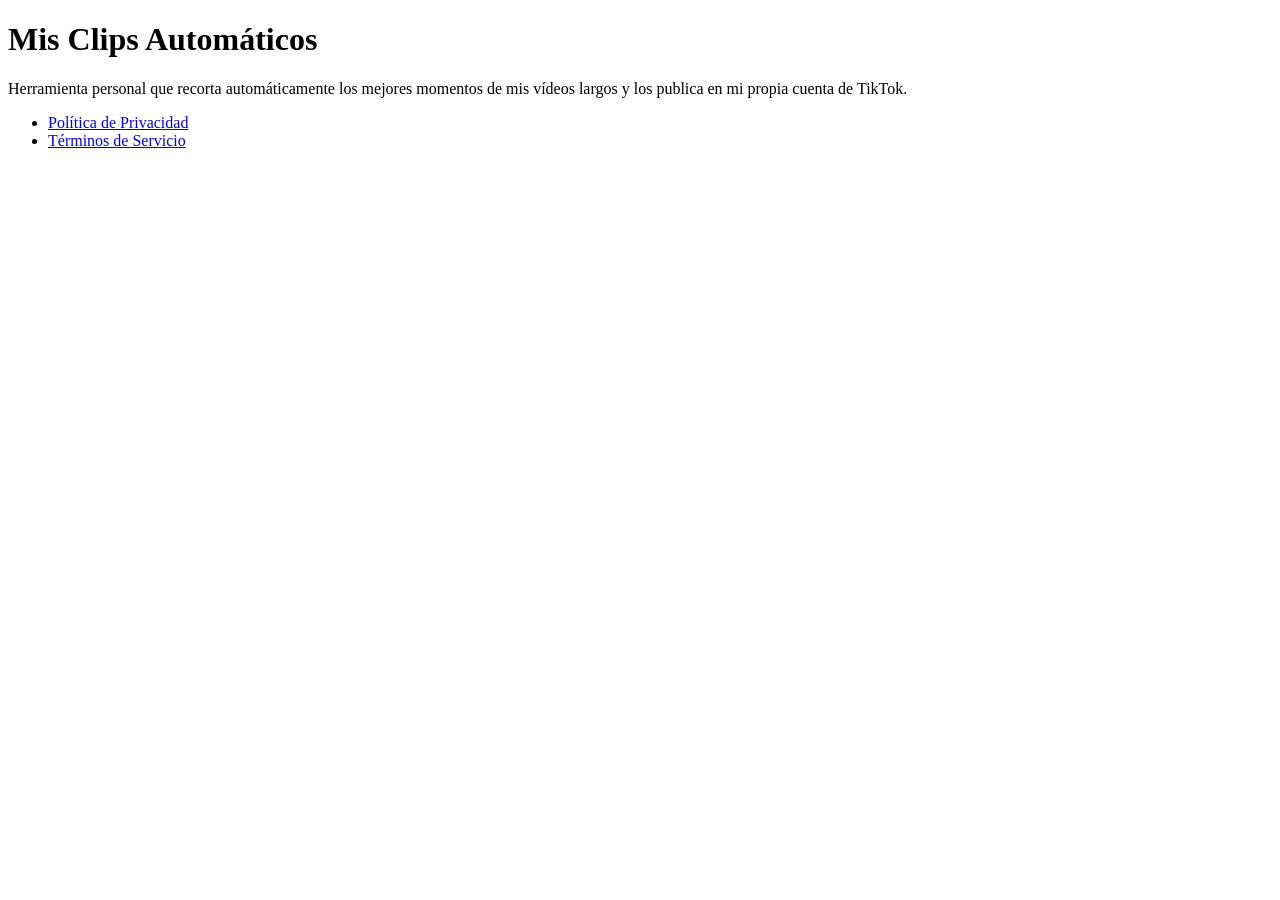
<file: index.html>
<!DOCTYPE html>
<html lang="es">
<head>
  <meta charset="UTF-8">
  <title>Mis Clips Automáticos</title>
</head>
<body>
  <h1>Mis Clips Automáticos</h1>
  <p>Herramienta personal que recorta automáticamente los mejores momentos
     de mis vídeos largos y los publica en mi propia cuenta de TikTok.</p>
  <ul>
    <li><a href="privacy.html">Política de Privacidad</a></li>
    <li><a href="terms.html/">Términos de Servicio</a></li>
  </ul>
</body>
</html>
</file>
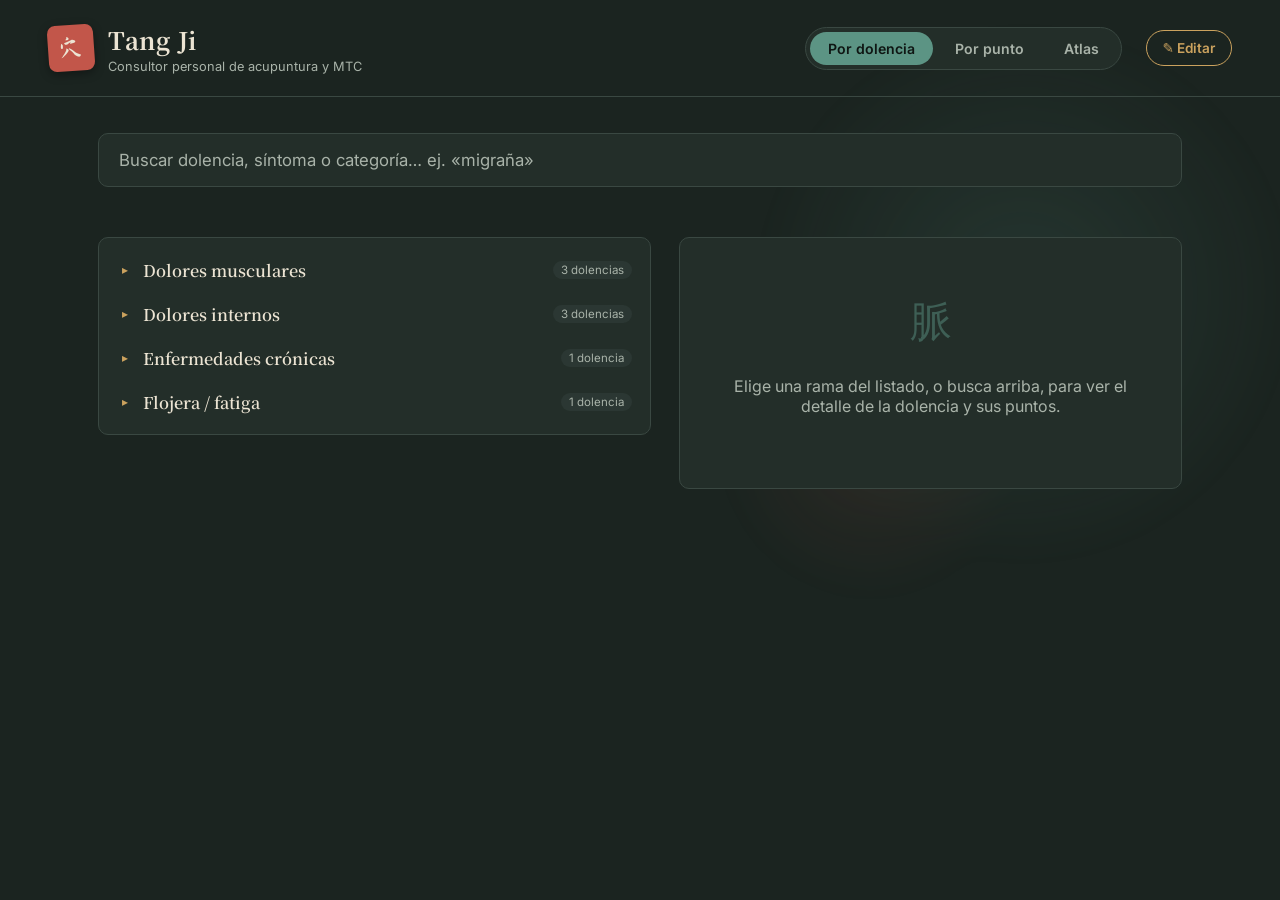
<file: acupuntura/index.html>
<!DOCTYPE html>
<html lang="es">
<head>
<meta charset="UTF-8">
<meta name="viewport" content="width=device-width, initial-scale=1.0">
<title>Tang Ji · Consultor de Acupuntura y MTC</title>
<link rel="icon" href="data:image/svg+xml,<svg xmlns=%22http://www.w3.org/2000/svg%22 viewBox=%220 0 100 100%22><circle cx=%2250%22 cy=%2250%22 r=%2246%22 fill=%22%23b5473d%22/><text x=%2250%22 y=%2266%22 font-size=%2255%22 text-anchor=%22middle%22 fill=%22%23f2ede0%22 font-family=%22serif%22>穴</text></svg>">
<link rel="preconnect" href="https://fonts.googleapis.com">
<link rel="preconnect" href="https://fonts.gstatic.com" crossorigin>
<link href="https://fonts.googleapis.com/css2?family=Noto+Serif+TC:wght@400;600;700&family=Zhi+Mang+Xing&family=Inter:wght@400;500;600;700&display=swap" rel="stylesheet">
<link rel="stylesheet" href="css/style.css">
</head>
<body>

<div class="ink-wash" aria-hidden="true"></div>

<header class="site-header">
  <div class="brand">
    <span class="seal">穴</span>
    <div class="brand-text">
      <h1>Tang Ji</h1>
      <p>Consultor personal de acupuntura y MTC</p>
    </div>
  </div>
  <nav class="mode-switch" role="tablist" aria-label="Modo de consulta">
    <button class="mode-btn is-active" data-mode="enfermedades" role="tab" aria-selected="true">Por dolencia</button>
    <button class="mode-btn" data-mode="puntos" role="tab" aria-selected="false">Por punto</button>
    <button class="mode-btn" data-mode="atlas" role="tab" aria-selected="false">Atlas</button>
  </nav>
  <div class="session-area">
    <button class="edit-toggle" id="editToggle" title="Añadir o editar contenido">✎ Editar</button>
    <button class="logout-btn is-hidden" id="logoutBtn" title="Cerrar sesión">Salir</button>
  </div>
</header>

<main>

  <!-- ===================== MODO ENFERMEDADES ===================== -->
  <section class="view" id="view-enfermedades">
    <div class="search-bar">
      <input type="search" id="searchDisease" placeholder="Buscar dolencia, síntoma o categoría… ej. «migraña»" autocomplete="off">
      <span class="search-hint" id="searchHintDisease"></span>
    </div>

    <div class="content-split">
      <div>
        <div class="tree-toolbar admin-only">
          <button class="btn-secondary" id="addRootCatBtn" type="button">＋ Nueva categoría principal</button>
        </div>
        <div class="tree-pane" id="tree" aria-live="polite"></div>
      </div>

      <aside class="detail-pane" id="diseaseDetail">
        <div class="empty-state">
          <span class="empty-glyph">脈</span>
          <p>Elige una rama del listado, o busca arriba, para ver el detalle de la dolencia y sus puntos.</p>
        </div>
      </aside>
    </div>
  </section>

  <!-- ===================== MODO PUNTOS ===================== -->
  <section class="view is-hidden" id="view-puntos">
    <div class="search-bar">
      <input type="search" id="searchPoint" placeholder="Buscar punto por código o nombre… ej. «IG4» o «Hegu»" autocomplete="off">
      <span class="search-hint" id="searchHintPoint"></span>
    </div>

    <div class="content-split">
      <div>
        <div class="tree-toolbar admin-only">
          <button class="btn-secondary" id="addPointBtn" type="button">＋ Nuevo punto</button>
        </div>
        <div class="tree-pane" id="pointList" aria-live="polite"></div>
      </div>

      <aside class="detail-pane" id="pointDetail">
        <div class="empty-state">
          <span class="empty-glyph">穴</span>
          <p>Elige un punto de la lista, o busca arriba, para ver su ficha completa.</p>
        </div>
      </aside>
    </div>

    <div class="photo-gallery-full is-hidden" id="photoGallery">
      <p class="detail-section-label">Fotos</p>
      <div class="photo-grid" id="photoGrid"></div>
    </div>
  </section>

  <!-- ===================== MODO ATLAS ===================== -->
  <section class="view is-hidden" id="view-atlas">
    <div class="atlas-wrap">
      <div class="meridian-filter" id="meridianFilter"></div>
      <div class="atlas-note">
        <p>Filtra por meridiano para ver el listado de sus puntos. Más abajo, los diagramas del cuerpo con los puntos marcados — clica un marcador para ir a su ficha.</p>
      </div>
      <div class="tree-pane" id="atlasList"></div>

      <div class="diagram-section">
        <div class="diagram-tabs" id="diagramTabs"></div>

        <div class="admin-only diagram-tools">
          <select id="diagramPointPicker"></select>
          <button type="button" class="btn-secondary" id="diagramPlaceModeBtn">🎯 Modo colocar puntos: desactivado</button>
          <span class="form-note" id="diagramNote"></span>
        </div>

        <div class="diagram-canvas" id="diagramCanvas">
          <div class="diagram-art" id="diagramArt"></div>
          <div class="diagram-markers" id="diagramMarkers"></div>
        </div>
      </div>
    </div>
  </section>

</main>

<!-- ===================== INICIO DE SESIÓN ===================== -->
<div class="edit-overlay is-hidden" id="loginOverlay">
  <div class="edit-panel login-panel">
    <div class="edit-panel-head">
      <h2>Iniciar sesión</h2>
      <button class="close-btn" id="closeLogin">✕</button>
    </div>
    <p class="login-intro">Solo hace falta para añadir o editar contenido. Consultar la web no requiere iniciar sesión.</p>
    <form class="edit-form" id="form-login">
      <label>Usuario
        <input type="text" id="login-user" required autocomplete="username">
      </label>
      <label>Contraseña
        <input type="password" id="login-pass" required autocomplete="current-password">
      </label>
      <button type="submit" class="btn-primary">Entrar</button>
      <p class="form-note" id="login-note"></p>
    </form>
  </div>
</div>

<!-- ===================== PANEL DE EDICIÓN ===================== -->
<div class="edit-overlay is-hidden" id="editOverlay">
  <div class="edit-panel">
    <div class="edit-panel-head">
      <h2>Añadir o editar contenido</h2>
      <button class="close-btn" id="closeEdit">✕</button>
    </div>

    <div class="edit-tabs">
      <button class="edit-tab is-active" data-tab="categoria">Categoría / subcategoría</button>
      <button class="edit-tab" data-tab="dolencia">Dolencia</button>
      <button class="edit-tab" data-tab="punto">Punto</button>
      <button class="edit-tab" data-tab="datos">Copia de seguridad</button>
      <button class="edit-tab" data-tab="cuenta">Cuenta</button>
    </div>

    <!-- Nueva categoría -->
    <form class="edit-form" id="form-categoria" data-tabcontent="categoria">
      <label>Categoría padre (déjalo vacío para crear una categoría de nivel principal)
        <select id="cat-parent"><option value="">— Nivel principal —</option></select>
      </label>
      <label>Nombre de la nueva categoría o subcategoría
        <input type="text" id="cat-nombre" required placeholder="ej. Dolores de espalda">
      </label>
      <div class="form-btn-row">
        <button type="submit" class="btn-primary" id="cat-submit">Guardar categoría</button>
        <button type="button" class="btn-secondary is-hidden" id="cat-cancel">Cancelar edición</button>
        <button type="button" class="btn-danger is-hidden" id="cat-delete">Eliminar</button>
      </div>
      <p class="form-note" id="cat-note"></p>
    </form>

    <!-- Nueva dolencia -->
    <form class="edit-form is-hidden" id="form-dolencia" data-tabcontent="dolencia">
      <label>Categoría donde colocarla
        <select id="dol-parent" required></select>
      </label>
      <label>Nombre de la dolencia / síntoma
        <input type="text" id="dol-nombre" required placeholder="ej. Migraña con aura">
      </label>
      <label>Descripción / notas de tratamiento
        <textarea id="dol-desc" rows="3" placeholder="Protocolo, orden de los puntos, frecuencia de sesiones…"></textarea>
      </label>
      <label>Puntos relacionados (códigos separados por coma)
        <input type="text" id="dol-puntos" placeholder="ej. IG4, E36, VB20">
      </label>
      <div class="form-btn-row">
        <button type="submit" class="btn-primary" id="dol-submit">Guardar dolencia</button>
        <button type="button" class="btn-secondary is-hidden" id="dol-cancel">Cancelar edición</button>
        <button type="button" class="btn-danger is-hidden" id="dol-delete">Eliminar</button>
      </div>
      <p class="form-note" id="dol-note"></p>
    </form>

    <!-- Nuevo punto -->
    <form class="edit-form is-hidden" id="form-punto" data-tabcontent="punto">
      <label>Código del punto
        <input type="text" id="pt-codigo" required placeholder="ej. IG4">
      </label>
      <label>Nombre (chino / traducción)
        <input type="text" id="pt-nombre" required placeholder="ej. Hegu · Valle de la Unión">
      </label>
      <label>Meridiano
        <input type="text" id="pt-meridiano" required placeholder="ej. Intestino Grueso">
      </label>
      <label>Ubicación / cómo encontrarlo
        <textarea id="pt-ubicacion" rows="2" placeholder="Descripción anatómica para localizarlo"></textarea>
      </label>
      <label>Indicaciones (qué trata)
        <textarea id="pt-indicaciones" rows="2"></textarea>
      </label>
      <label>Técnica de estimulación
        <textarea id="pt-tecnica" rows="2"></textarea>
      </label>
      <label>Precauciones / contraindicaciones
        <textarea id="pt-precauciones" rows="2"></textarea>
      </label>
      <div class="form-btn-row">
        <button type="submit" class="btn-primary" id="pt-submit">Guardar punto</button>
        <button type="button" class="btn-secondary is-hidden" id="pt-cancel">Cancelar edición</button>
        <button type="button" class="btn-danger is-hidden" id="pt-delete">Eliminar</button>
      </div>
      <p class="form-note" id="pt-note"></p>
    </form>

    <!-- Backup -->
    <div class="edit-form is-hidden" id="form-datos" data-tabcontent="datos">
      <p>Todo lo que añades se guarda automáticamente en este navegador. Descarga una copia de seguridad de vez en cuando, sobre todo antes de cambiar de ordenador o de navegador.</p>
      <div class="backup-actions">
        <button class="btn-primary" id="exportBtn">⬇ Descargar copia de seguridad</button>
        <label class="btn-secondary" for="importFile">⬆ Restaurar desde archivo
          <input type="file" id="importFile" accept="application/json" hidden>
        </label>
        <button class="btn-danger" id="resetBtn">Restaurar datos de ejemplo</button>
      </div>
      <p class="form-note" id="datos-note"></p>
    </div>

    <!-- Cuenta -->
    <form class="edit-form is-hidden" id="form-cuenta" data-tabcontent="cuenta">
      <p class="login-intro">Cambia el usuario y/o la contraseña de administrador. La contraseña por defecto es <strong>admin / 1234</strong> — te recomiendo cambiarla en cuanto pruebes que todo funciona.</p>
      <label>Nuevo usuario (déjalo igual si no lo quieres cambiar)
        <input type="text" id="cuenta-user" required>
      </label>
      <label>Nueva contraseña
        <input type="password" id="cuenta-pass" required minlength="4" placeholder="Mínimo 4 caracteres">
      </label>
      <label>Repite la nueva contraseña
        <input type="password" id="cuenta-pass2" required minlength="4">
      </label>
      <button type="submit" class="btn-primary">Actualizar credenciales</button>
      <p class="form-note" id="cuenta-note"></p>
    </form>

  </div>
</div>

<!-- ===================== VISOR DE FOTOS ===================== -->
<div class="lightbox is-hidden" id="photoLightbox">
  <button class="lightbox-close" id="lightboxClose" title="Cerrar">✕</button>
  <img id="lightboxImg" alt="">
</div>

<script src="js/body-diagrams.js"></script>
<script src="js/data.js"></script>
<script src="js/app.js"></script>
</body>
</html>
</file>
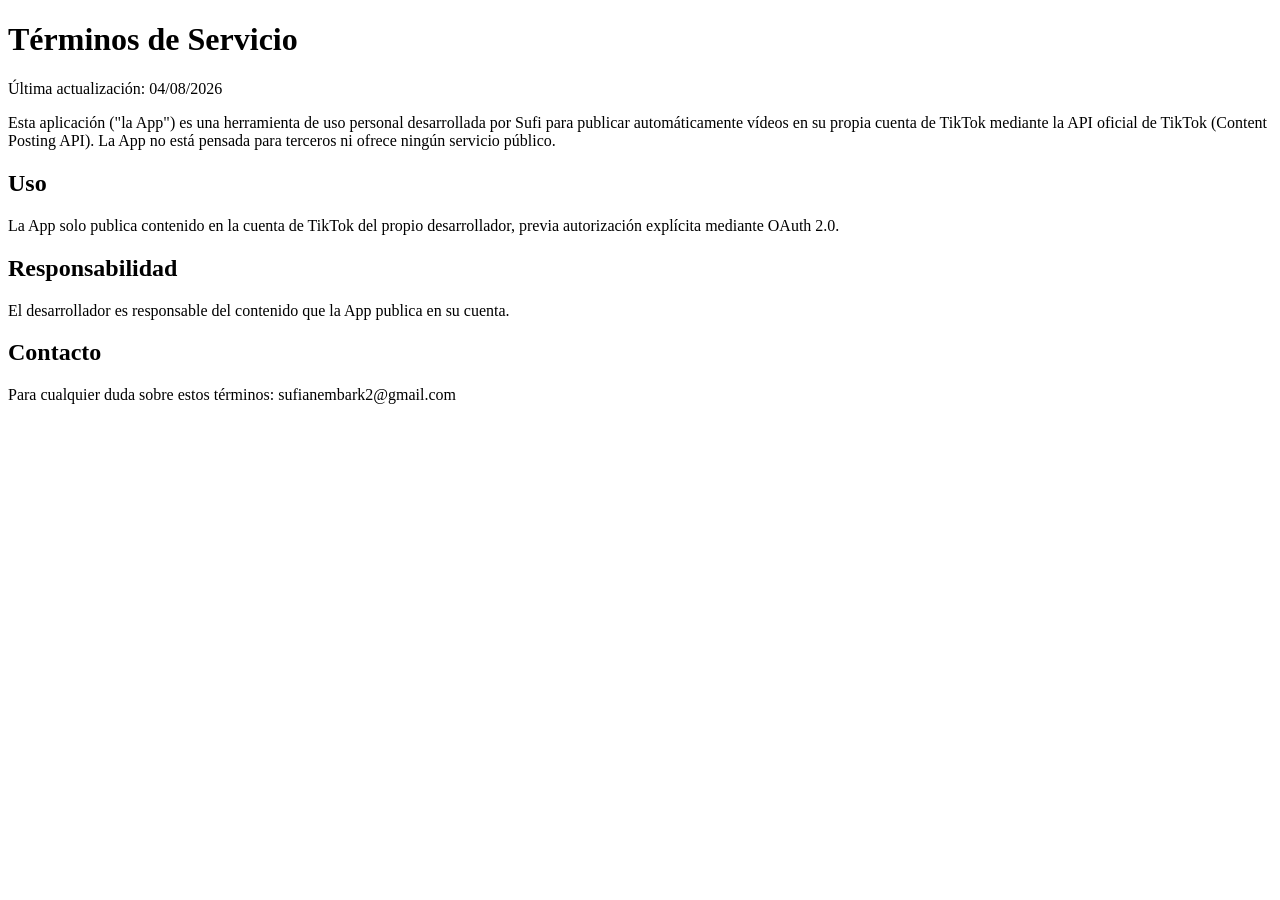
<file: terms.html/index.html>
<!DOCTYPE html>
<html lang="es">
<head>
  <meta charset="UTF-8">
  <title>Términos de Servicio</title>
</head>
<body>
  <h1>Términos de Servicio</h1>
  <p>Última actualización: 04/08/2026</p>

  <p>Esta aplicación ("la App") es una herramienta de uso personal
     desarrollada por Sufi para publicar automáticamente
     vídeos en su propia cuenta de TikTok mediante la API oficial de
     TikTok (Content Posting API). La App no está pensada para terceros
     ni ofrece ningún servicio público.</p>

  <h2>Uso</h2>
  <p>La App solo publica contenido en la cuenta de TikTok del propio
     desarrollador, previa autorización explícita mediante OAuth 2.0.</p>

  <h2>Responsabilidad</h2>
  <p>El desarrollador es responsable del contenido que la App publica en
     su cuenta.</p>

  <h2>Contacto</h2>
  <p>Para cualquier duda sobre estos términos: sufianembark2@gmail.com</p>
</body>
</html>
</file>
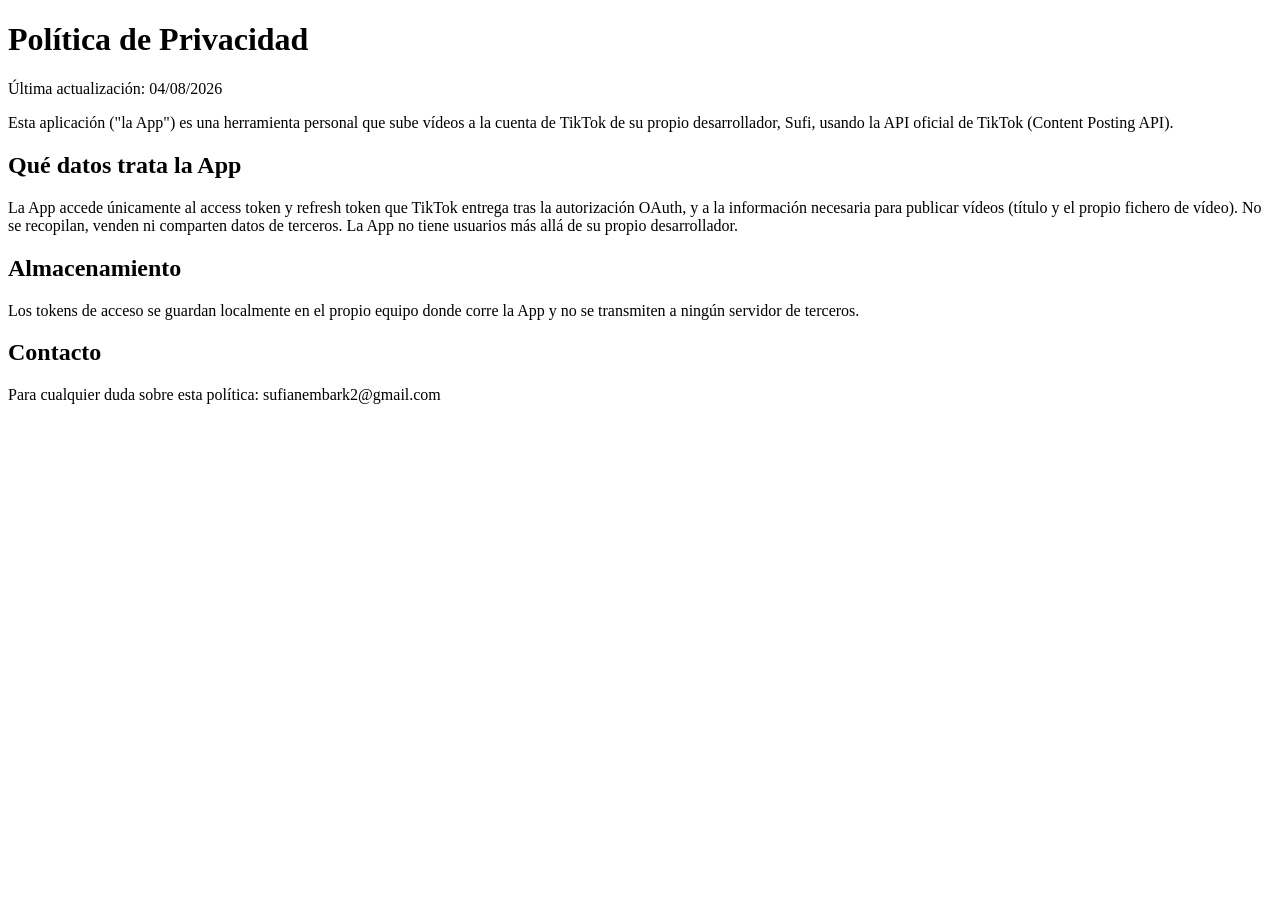
<file: privacy.html>
<!DOCTYPE html>
<html lang="es">
<head>
  <meta charset="UTF-8">
  <title>Política de Privacidad</title>
</head>
<body>
  <h1>Política de Privacidad</h1>
  <p>Última actualización: 04/08/2026</p>

  <p>Esta aplicación ("la App") es una herramienta personal que sube vídeos
     a la cuenta de TikTok de su propio desarrollador, Sufi,
     usando la API oficial de TikTok (Content Posting API).</p>

  <h2>Qué datos trata la App</h2>
  <p>La App accede únicamente al access token y refresh token que TikTok
     entrega tras la autorización OAuth, y a la información necesaria para
     publicar vídeos (título y el propio fichero de vídeo). No se recopilan,
     venden ni comparten datos de terceros. La App no tiene usuarios más
     allá de su propio desarrollador.</p>

  <h2>Almacenamiento</h2>
  <p>Los tokens de acceso se guardan localmente en el propio equipo donde
     corre la App y no se transmiten a ningún servidor de terceros.</p>

  <h2>Contacto</h2>
  <p>Para cualquier duda sobre esta política: sufianembark2@gmail.com</p>
</body>
</html>
</file>
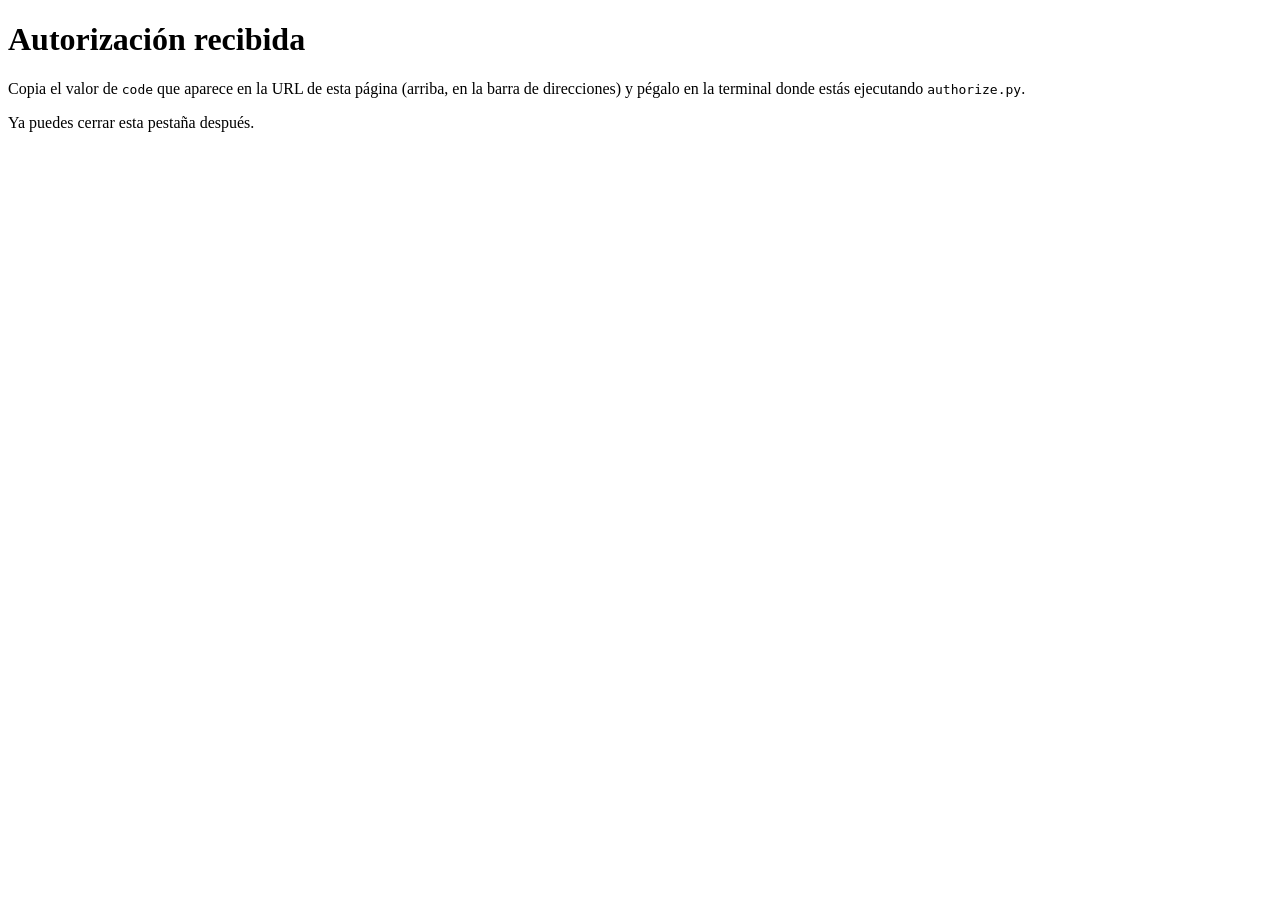
<file: tiktok-callback.html>
<!DOCTYPE html>
<html lang="es">
<head>
  <meta charset="UTF-8">
  <title>Autorización completada</title>
</head>
<body>
  <h1>Autorización recibida</h1>
  <p>Copia el valor de <code>code</code> que aparece en la URL de esta página
     (arriba, en la barra de direcciones) y pégalo en la terminal donde
     estás ejecutando <code>authorize.py</code>.</p>
  <p>Ya puedes cerrar esta pestaña después.</p>
</body>
</html>
</file>
<file: acupuntura/css/style.css>
/* ============================================================
   Tang Ji — Consultor de Acupuntura y MTC
   Paleta: tinta (fondo), papel de arroz (texto), jade, cinabrio, latón
   ============================================================ */

:root{
  --ink:        #1B2420;
  --ink-panel:  #232E29;
  --ink-raised: #2B3733;
  --line:       #3A4842;
  --paper:      #ECE4D3;
  --paper-dim:  #A9B3A9;
  --jade:       #5C9484;
  --jade-dim:   #3E5F55;
  --cinnabar:   #C2564A;
  --cinnabar-dim: #7A362F;
  --brass:      #CBA25E;

  --font-display: 'Noto Serif TC', serif;
  --font-brush:   'Zhi Mang Xing', cursive;
  --font-body:    'Inter', system-ui, sans-serif;

  --radius: 10px;
}

*{ box-sizing: border-box; }
html{ scroll-behavior: smooth; }

body{
  margin: 0;
  background: var(--ink);
  color: var(--paper);
  font-family: var(--font-body);
  min-height: 100vh;
  position: relative;
  overflow-x: hidden;
}

/* subtle ink-wash brush stroke behind everything */
.ink-wash{
  position: fixed;
  inset: -10% -10% auto auto;
  width: 60vw;
  height: 60vw;
  max-width: 900px;
  max-height: 900px;
  background:
    radial-gradient(closest-side, rgba(92,148,132,0.16), transparent 70%),
    radial-gradient(closest-side at 30% 70%, rgba(194,86,74,0.10), transparent 65%);
  filter: blur(10px);
  pointer-events: none;
  z-index: 0;
}

button, input, textarea, select{ font-family: inherit; }

/* ---------------- Header ---------------- */
.site-header{
  position: relative;
  z-index: 1;
  display: flex;
  align-items: center;
  gap: 24px;
  flex-wrap: wrap;
  padding: 22px clamp(18px, 4vw, 48px);
  border-bottom: 1px solid var(--line);
}

.brand{ display: flex; align-items: center; gap: 14px; margin-right: auto; }

.seal{
  font-family: var(--font-brush);
  font-size: 30px;
  width: 46px; height: 46px;
  display: flex; align-items: center; justify-content: center;
  background: var(--cinnabar);
  color: var(--paper);
  border-radius: 8px;
  transform: rotate(-4deg);
  box-shadow: 0 3px 10px rgba(0,0,0,0.35);
}

.brand-text h1{
  font-family: var(--font-display);
  font-size: 1.5rem;
  margin: 0;
  letter-spacing: 0.03em;
}
.brand-text p{
  margin: 2px 0 0;
  font-size: 0.8rem;
  color: var(--paper-dim);
}

.mode-switch{
  display: flex;
  gap: 4px;
  background: var(--ink-panel);
  border: 1px solid var(--line);
  border-radius: 999px;
  padding: 4px;
}
.mode-btn{
  border: none;
  background: transparent;
  color: var(--paper-dim);
  padding: 8px 18px;
  border-radius: 999px;
  cursor: pointer;
  font-size: 0.88rem;
  font-weight: 600;
  transition: background 0.2s, color 0.2s;
}
.mode-btn:hover{ color: var(--paper); }
.mode-btn.is-active{ background: var(--jade); color: #0f1613; }

.session-area{ display: flex; align-items: center; gap: 8px; }

.edit-toggle{
  border: 1px solid var(--brass);
  background: transparent;
  color: var(--brass);
  padding: 9px 16px;
  border-radius: 999px;
  cursor: pointer;
  font-size: 0.85rem;
  font-weight: 600;
  transition: background 0.2s, color 0.2s;
}
.edit-toggle:hover{ background: var(--brass); color: #241a08; }
.edit-toggle.is-admin{ background: var(--jade); color: #0f1613; border-color: var(--jade); }

.logout-btn{
  border: 1px solid var(--line);
  background: transparent;
  color: var(--paper-dim);
  padding: 9px 14px;
  border-radius: 999px;
  cursor: pointer;
  font-size: 0.8rem;
}
.logout-btn.is-hidden{ display: none; }
.logout-btn:hover{ color: var(--cinnabar); border-color: var(--cinnabar); }

.login-panel{ width: min(380px, 100%); }
.login-intro{
  font-size: 0.85rem;
  color: var(--paper-dim);
  line-height: 1.5;
  margin: 0 0 18px;
}

/* ---------------- Layout ---------------- */
main{
  position: relative; z-index: 1;
  max-width: 1180px;
  margin: 0 auto;
  padding: 36px clamp(18px, 4vw, 48px) 80px;
}

.view.is-hidden{ display: none; }

.search-bar{
  position: relative;
  margin-bottom: 26px;
}
.search-bar input{
  width: 100%;
  background: var(--ink-panel);
  border: 1px solid var(--line);
  color: var(--paper);
  font-size: 1.05rem;
  padding: 16px 20px;
  border-radius: var(--radius);
  outline: none;
  transition: border-color 0.2s, box-shadow 0.2s;
}
.search-bar input:focus{
  border-color: var(--jade);
  box-shadow: 0 0 0 3px rgba(92,148,132,0.25);
}
.search-bar input::placeholder{ color: var(--paper-dim); }
.search-hint{
  display: block;
  margin-top: 8px;
  font-size: 0.82rem;
  color: var(--paper-dim);
  min-height: 1.2em;
}

.content-split{
  display: grid;
  grid-template-columns: 1.1fr 1fr;
  gap: 28px;
  align-items: start;
}
@media (max-width: 820px){
  .content-split{ grid-template-columns: 1fr; }
}

/* ---------------- Tree ---------------- */
.tree-pane{
  background: var(--ink-panel);
  border: 1px solid var(--line);
  border-radius: var(--radius);
  padding: 10px 6px;
  max-height: 70vh;
  overflow-y: auto;
}

.tree-node{ margin: 0; }
.tree-node > .node-row{
  display: flex;
  align-items: center;
  gap: 10px;
  padding: 10px 12px;
  border-radius: 8px;
  cursor: pointer;
  user-select: none;
}
.tree-node > .node-row:hover{ background: var(--ink-raised); }
.tree-node.is-leaf > .node-row.is-selected{
  background: var(--jade-dim);
}

.node-toggle{
  width: 16px; text-align: center;
  color: var(--brass);
  font-size: 0.75rem;
  transition: transform 0.15s;
  flex: none;
}
.tree-node.is-open > .node-row .node-toggle{ transform: rotate(90deg); }
.tree-node.is-leaf .node-toggle{ visibility: hidden; }

.node-label{
  flex: 1;
  font-size: 0.95rem;
}
.tree-node[data-depth="0"] > .node-row .node-label{
  font-family: var(--font-display);
  font-weight: 600;
  font-size: 1.02rem;
}

.node-count{
  font-size: 0.72rem;
  color: var(--paper-dim);
  background: var(--ink-raised);
  padding: 2px 8px;
  border-radius: 999px;
}

.node-children{
  margin-left: 22px;
  padding-left: 12px;
  border-left: 1px dashed var(--line);
  display: none;
}
.tree-node.is-open > .node-children{ display: block; }

.tree-node.is-match-hidden{ display: none; }
mark{
  background: var(--brass);
  color: #241a08;
  border-radius: 3px;
  padding: 0 2px;
}

/* ---------------- Detail pane ---------------- */
.detail-pane{
  background: var(--ink-panel);
  border: 1px solid var(--line);
  border-radius: var(--radius);
  padding: 26px;
  min-height: 200px;
  position: sticky;
  top: 20px;
}

.empty-state{
  display: flex; flex-direction: column; align-items: center;
  text-align: center;
  gap: 10px;
  padding: 30px 10px;
  color: var(--paper-dim);
}
.empty-glyph{
  font-family: var(--font-brush);
  font-size: 2.6rem;
  color: var(--jade-dim);
}

.detail-title{
  font-family: var(--font-display);
  font-size: 1.35rem;
  margin: 0 0 4px;
}
.detail-path{
  font-size: 0.78rem;
  color: var(--paper-dim);
  margin: 0 0 18px;
}
.detail-desc{
  font-size: 0.94rem;
  line-height: 1.6;
  color: var(--paper);
  margin: 0 0 20px;
  white-space: pre-wrap;
}

.point-chip-list{ display: flex; flex-wrap: wrap; gap: 8px; }
.point-chip{
  border: 1px solid var(--brass);
  color: var(--brass);
  background: transparent;
  padding: 7px 13px;
  border-radius: 999px;
  font-size: 0.85rem;
  font-weight: 600;
  cursor: pointer;
  transition: background 0.2s, color 0.2s;
}
.point-chip:hover{ background: var(--brass); color: #241a08; }
.point-chip.is-missing{
  border-style: dashed;
  color: var(--paper-dim);
  border-color: var(--line);
  cursor: default;
}

.detail-section-label{
  font-size: 0.72rem;
  text-transform: uppercase;
  letter-spacing: 0.08em;
  color: var(--paper-dim);
  margin: 18px 0 8px;
}

.point-detail-code{
  display: inline-flex;
  align-items: center;
  gap: 10px;
  margin-bottom: 4px;
}
.point-detail-code .code{
  font-family: var(--font-display);
  font-weight: 700;
  font-size: 1.5rem;
  color: var(--brass);
}
.meridian-tag{
  display: inline-block;
  background: var(--jade-dim);
  color: var(--paper);
  font-size: 0.75rem;
  padding: 3px 10px;
  border-radius: 999px;
  margin-bottom: 16px;
}

.field-block{ margin-bottom: 16px; }
.field-block h4{
  margin: 0 0 4px;
  font-size: 0.78rem;
  text-transform: uppercase;
  letter-spacing: 0.06em;
  color: var(--jade);
}
.field-block p{
  margin: 0;
  font-size: 0.92rem;
  line-height: 1.55;
  white-space: pre-wrap;
}
.field-block.caution h4{ color: var(--cinnabar); }
.field-block.caution p{ color: #E4B3AC; }

.used-in-list{ list-style: none; margin: 0; padding: 0; display: flex; flex-direction: column; gap: 6px; }
.used-in-list li{
  font-size: 0.85rem;
  padding: 6px 10px;
  background: var(--ink-raised);
  border-radius: 6px;
  cursor: pointer;
}
.used-in-list li:hover{ color: var(--brass); }

/* ---------------- Atlas ---------------- */
.meridian-filter{
  display: flex; flex-wrap: wrap; gap: 8px;
  margin-bottom: 16px;
}
.meridian-chip{
  border: 1px solid var(--line);
  background: var(--ink-panel);
  color: var(--paper-dim);
  padding: 7px 14px;
  border-radius: 999px;
  font-size: 0.82rem;
  cursor: pointer;
}
.meridian-chip.is-active{
  background: var(--jade); color: #0f1613; border-color: var(--jade);
}
.atlas-note{
  background: var(--ink-panel);
  border: 1px solid var(--line);
  border-radius: var(--radius);
  padding: 14px 18px;
  font-size: 0.88rem;
  color: var(--paper-dim);
  margin-bottom: 18px;
}
.atlas-note p{ margin: 0; }

/* ---------------- Edit overlay ---------------- */
.edit-overlay{
  position: fixed; inset: 0;
  background: rgba(10,14,12,0.72);
  backdrop-filter: blur(2px);
  display: flex; align-items: center; justify-content: center;
  z-index: 10;
  padding: 20px;
}
.edit-overlay.is-hidden{ display: none; }

.edit-panel{
  background: var(--ink-panel);
  border: 1px solid var(--line);
  border-radius: 14px;
  width: min(560px, 100%);
  max-height: 88vh;
  overflow-y: auto;
  padding: 24px 26px 30px;
}
.edit-panel-head{
  display: flex; align-items: center; justify-content: space-between;
  margin-bottom: 16px;
}
.edit-panel-head h2{
  font-family: var(--font-display);
  font-size: 1.2rem;
  margin: 0;
}
.close-btn{
  background: none; border: none; color: var(--paper-dim);
  font-size: 1.1rem; cursor: pointer;
}
.close-btn:hover{ color: var(--cinnabar); }

.edit-tabs{
  display: flex; flex-wrap: wrap; gap: 6px;
  margin-bottom: 20px;
}
.edit-tab{
  border: 1px solid var(--line);
  background: transparent;
  color: var(--paper-dim);
  padding: 7px 12px;
  border-radius: 8px;
  font-size: 0.78rem;
  cursor: pointer;
}
.edit-tab.is-active{ border-color: var(--jade); color: var(--jade); }

.edit-form.is-hidden{ display: none; }
.edit-form{ display: flex; flex-direction: column; gap: 14px; }
.edit-form label{
  display: flex; flex-direction: column; gap: 6px;
  font-size: 0.82rem;
  color: var(--paper-dim);
}
.edit-form input, .edit-form textarea, .edit-form select{
  background: var(--ink-raised);
  border: 1px solid var(--line);
  color: var(--paper);
  padding: 10px 12px;
  border-radius: 8px;
  font-size: 0.92rem;
  outline: none;
  resize: vertical;
}
.edit-form input:focus, .edit-form textarea:focus, .edit-form select:focus{
  border-color: var(--jade);
}

.btn-primary{
  align-self: flex-start;
  background: var(--jade);
  color: #0f1613;
  border: none;
  padding: 10px 20px;
  border-radius: 8px;
  font-weight: 700;
  font-size: 0.88rem;
  cursor: pointer;
}
.btn-primary:hover{ background: #6ea595; }

.btn-secondary{
  align-self: flex-start;
  background: transparent;
  border: 1px solid var(--brass);
  color: var(--brass);
  padding: 10px 20px;
  border-radius: 8px;
  font-weight: 700;
  font-size: 0.88rem;
  cursor: pointer;
}
.btn-danger{
  align-self: flex-start;
  background: transparent;
  border: 1px solid var(--cinnabar);
  color: var(--cinnabar);
  padding: 10px 20px;
  border-radius: 8px;
  font-weight: 700;
  font-size: 0.88rem;
  cursor: pointer;
}

.backup-actions{ display: flex; flex-wrap: wrap; gap: 10px; margin: 16px 0; }
.form-note{ font-size: 0.82rem; color: var(--jade); min-height: 1.2em; }
.form-note.is-error{ color: var(--cinnabar); }

/* scrollbars */
.tree-pane::-webkit-scrollbar, .edit-panel::-webkit-scrollbar{ width: 8px; }
.tree-pane::-webkit-scrollbar-thumb, .edit-panel::-webkit-scrollbar-thumb{
  background: var(--line); border-radius: 8px;
}

/* ---------------- Edición inline (solo admin) ---------------- */

body:not(.is-admin) .admin-only{ display: none !important; }

.tree-toolbar{ margin-bottom: 10px; }

.node-actions{
  display: flex;
  gap: 3px;
  margin-left: 8px;
  flex: none;
}
.node-act{
  width: 24px; height: 24px;
  display: flex; align-items: center; justify-content: center;
  background: transparent;
  border: 1px solid var(--line);
  color: var(--paper-dim);
  border-radius: 6px;
  font-size: 0.72rem;
  cursor: pointer;
  padding: 0;
  line-height: 1;
}
.node-act:hover{ border-color: var(--brass); color: var(--brass); }
.node-act[data-act="del"]:hover{ border-color: var(--cinnabar); color: var(--cinnabar); }

.form-btn-row{ display: flex; flex-wrap: wrap; gap: 10px; align-items: center; }

/* ---------------- Atlas: diagramas interactivos ---------------- */

.diagram-section{ margin-top: 30px; }

.diagram-tabs{
  display: flex; gap: 8px;
  margin-bottom: 14px;
}
.diagram-tab{
  border: 1px solid var(--line);
  background: var(--ink-panel);
  color: var(--paper-dim);
  padding: 8px 16px;
  border-radius: 999px;
  font-size: 0.85rem;
  cursor: pointer;
}
.diagram-tab.is-active{
  background: var(--jade); color: #0f1613; border-color: var(--jade);
}

.diagram-tools{
  display: flex; flex-wrap: wrap; align-items: center; gap: 10px;
  margin-bottom: 14px;
  padding: 12px 14px;
  background: var(--ink-panel);
  border: 1px solid var(--line);
  border-radius: var(--radius);
}
.diagram-tools select{
  background: var(--ink-raised);
  border: 1px solid var(--line);
  color: var(--paper);
  padding: 8px 10px;
  border-radius: 8px;
  font-size: 0.85rem;
}
#diagramPlaceModeBtn.is-active{
  background: var(--cinnabar); border-color: var(--cinnabar); color: var(--paper);
}

.diagram-canvas{
  position: relative;
  width: 100%;
  max-width: 320px;
  margin: 0 auto;
  background: var(--ink-panel);
  border: 1px solid var(--line);
  border-radius: var(--radius);
  padding: 20px;
}
.diagram-canvas.is-place-mode{ cursor: crosshair; }

.diagram-art{ pointer-events: none; }
.diagram-art svg.body-svg{ display: block; width: 100%; height: auto; }

.diagram-markers{ position: absolute; inset: 20px; }

.diagram-marker{
  position: absolute;
  width: 16px; height: 16px;
  transform: translate(-50%, -50%);
  border-radius: 50%;
  background: var(--cinnabar);
  border: 2px solid var(--paper);
  box-shadow: 0 0 0 2px rgba(194,86,74,0.35);
  cursor: pointer;
  padding: 0;
}
.diagram-marker:hover{
  background: var(--brass);
  box-shadow: 0 0 0 4px rgba(203,162,94,0.35);
}

/* ---------------- Galería de fotos por punto ---------------- */

.photo-gallery-full{
  margin-top: 26px;
  padding-top: 22px;
  border-top: 1px solid var(--line);
}
.photo-gallery-full.is-hidden{ display: none; }

.photo-grid{
  display: flex;
  flex-wrap: wrap;
  gap: 12px;
}

.photo-thumb{
  padding: 0;
  border: 1px solid var(--line);
  border-radius: 10px;
  overflow: hidden;
  cursor: zoom-in;
  background: var(--ink-raised);
  height: 280px;
  flex: 0 1 auto;
}
.photo-thumb img{
  display: block;
  height: 100%;
  width: auto;
  max-width: 100%;
  object-fit: contain;
}
.photo-thumb:hover{ border-color: var(--brass); }

@media (max-width: 640px){
  .photo-thumb{ height: 200px; }
}

.lightbox{
  position: fixed; inset: 0;
  background: rgba(8,11,10,0.9);
  z-index: 30;
  display: flex; align-items: center; justify-content: center;
  padding: 36px;
}
.lightbox.is-hidden{ display: none; }
.lightbox img{
  max-width: 100%; max-height: 100%;
  border-radius: 10px;
  box-shadow: 0 10px 40px rgba(0,0,0,0.5);
}
.lightbox-close{
  position: absolute;
  top: 18px; right: 22px;
  background: transparent;
  border: 1px solid var(--paper-dim);
  color: var(--paper);
  width: 36px; height: 36px;
  border-radius: 50%;
  font-size: 1rem;
  cursor: pointer;
}
.lightbox-close:hover{ border-color: var(--cinnabar); color: var(--cinnabar); }
</file>
